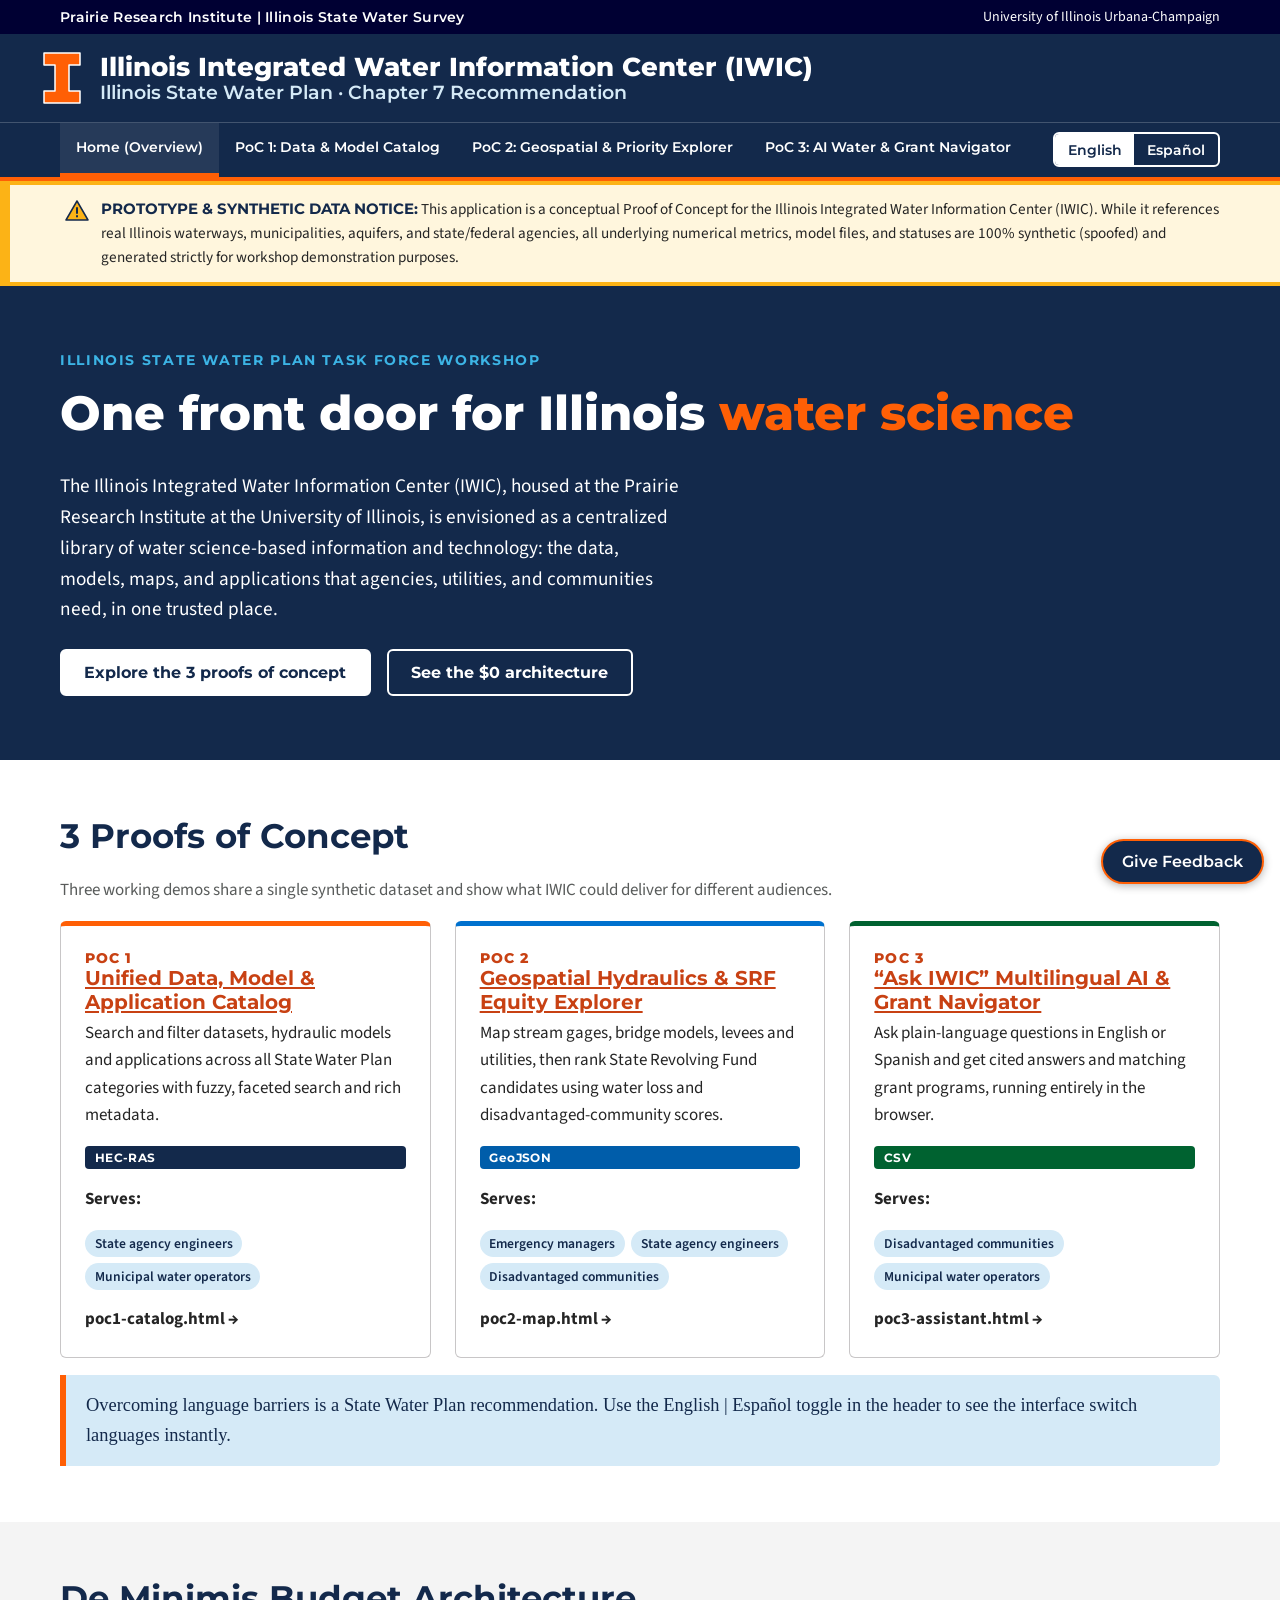
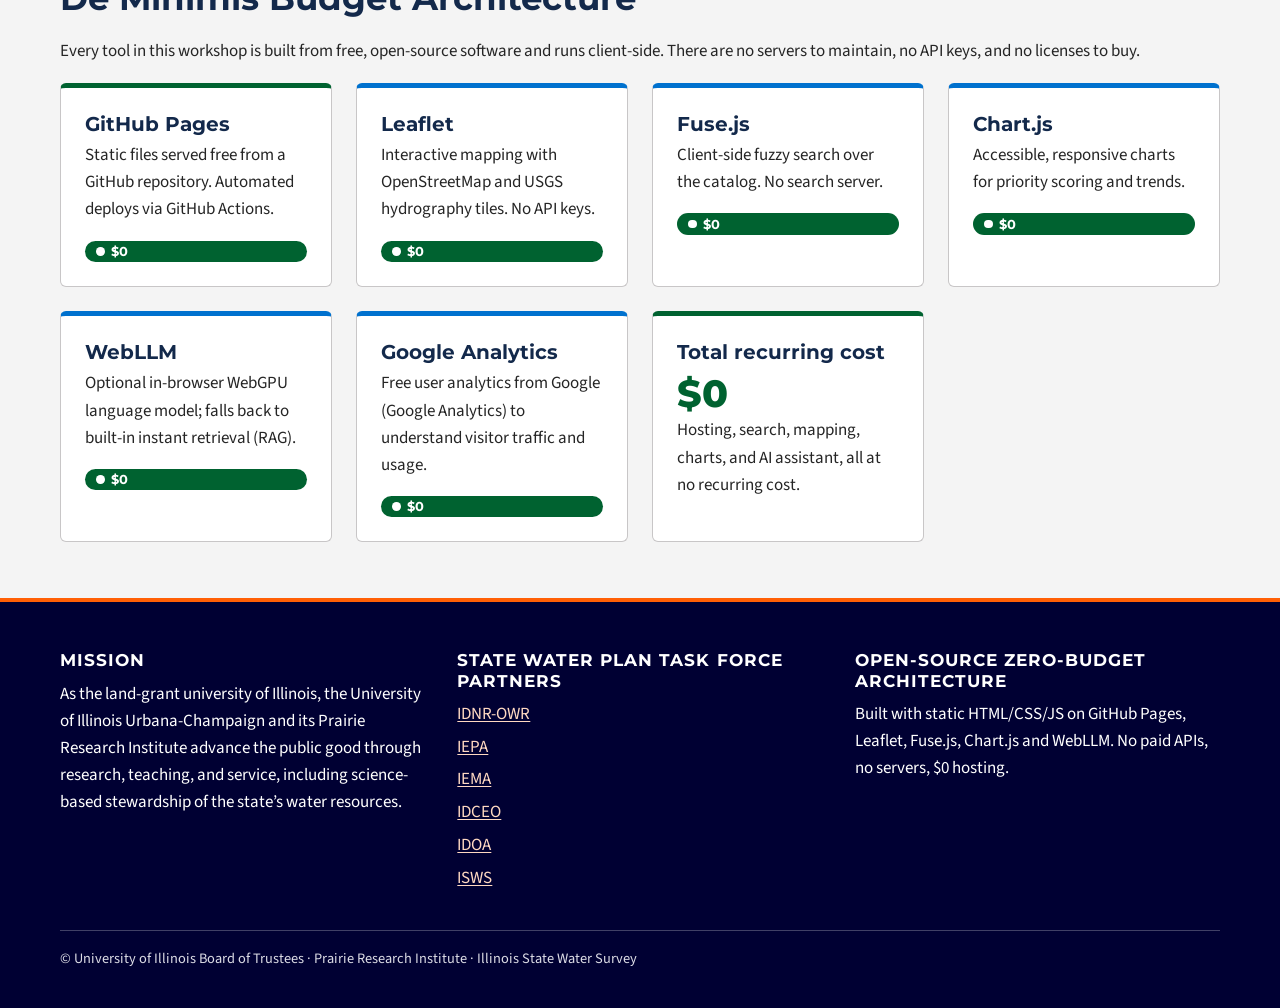
<file: index.html>
<!DOCTYPE html>
<html lang="en">
<head>
  <meta charset="utf-8">
  <meta name="viewport" content="width=device-width, initial-scale=1">
  <title>Illinois Integrated Water Information Center (IWIC) · Workshop Overview</title>
  <meta name="description" content="Prototype of the Illinois Integrated Water Information Center: three proofs of concept built on synthetic data with free, open-source tools.">
  <link rel="stylesheet" href="css/illinois-brand.css">
  <!-- Google tag (gtag.js) -->
  <script async src="https://www.googletagmanager.com/gtag/js?id=G-LGR8FW7HL0"></script>
  <script>
    window.dataLayer = window.dataLayer || [];
    function gtag(){dataLayer.push(arguments);}
    gtag('js', new Date());

    gtag('config', 'G-LGR8FW7HL0');
  </script>
</head>
<body>
  <main>
    <section class="hero" aria-labelledby="hero-title">
      <div class="container">
        <p class="eyebrow" data-i18n="hero.eyebrow">Illinois State Water Plan Task Force Workshop</p>
        <h1 id="hero-title" data-i18n-html="hero.title">One front door for Illinois <span>water science</span></h1>
        <p data-i18n="hero.body">The Illinois Integrated Water Information Center (IWIC), housed at the Prairie Research Institute at the University of Illinois, is envisioned as a centralized library of water science-based information and technology.</p>
        <div class="hero-actions">
          <a class="btn btn--light" href="#pocs" data-i18n="hero.cta1">Explore the 3 proofs of concept</a>
          <a class="btn btn--outline" href="#budget" data-i18n="hero.cta2">See the $0 architecture</a>
        </div>
      </div>
    </section>

    <section class="section" id="pocs" aria-labelledby="poc-heading">
      <div class="container">
        <h2 id="poc-heading" data-i18n="poc.heading">3 Proofs of Concept</h2>
        <p class="muted" data-i18n="poc.intro">Three working demos share a single synthetic dataset.</p>
        <div class="grid grid--3">
          <article class="card card--link">
            <span class="card-num">PoC 1</span>
            <h3><a class="stretched" href="poc1-catalog.html" data-i18n="poc1.title">Unified Data, Model &amp; Application Catalog</a></h3>
            <p data-i18n="poc1.body">Search and filter datasets, models and applications.</p>
            <span class="badge badge--hec-ras">HEC-RAS</span>
            <p></p>
            <p><strong data-i18n="poc.serves">Serves:</strong></p>
            <ul class="persona-list">
              <li data-i18n="persona.engineers">State agency engineers</li>
              <li data-i18n="persona.operators">Municipal water operators</li>
            </ul>
            <span class="card-cta" aria-hidden="true">poc1-catalog.html →</span>
          </article>
          <article class="card card--link card--blue">
            <span class="card-num">PoC 2</span>
            <h3><a class="stretched" href="poc2-map.html" data-i18n="poc2.title">Geospatial Hydraulics &amp; SRF Equity Explorer</a></h3>
            <p data-i18n="poc2.body">Map gages, models, levees and utilities.</p>
            <span class="badge badge--geojson">GeoJSON</span>
            <p></p>
            <p><strong data-i18n="poc.serves">Serves:</strong></p>
            <ul class="persona-list">
              <li data-i18n="persona.emergency">Emergency managers</li>
              <li data-i18n="persona.engineers">State agency engineers</li>
              <li data-i18n="persona.communities">Disadvantaged communities</li>
            </ul>
            <span class="card-cta" aria-hidden="true">poc2-map.html →</span>
          </article>
          <article class="card card--link card--prairie">
            <span class="card-num">PoC 3</span>
            <h3><a class="stretched" href="poc3-assistant.html" data-i18n="poc3.title">“Ask IWIC” Multilingual AI &amp; Grant Navigator</a></h3>
            <p data-i18n="poc3.body">Ask plain-language questions in English or Spanish.</p>
            <span class="badge badge--csv">CSV</span>
            <p></p>
            <p><strong data-i18n="poc.serves">Serves:</strong></p>
            <ul class="persona-list">
              <li data-i18n="persona.communities">Disadvantaged communities</li>
              <li data-i18n="persona.operators">Municipal water operators</li>
            </ul>
            <span class="card-cta" aria-hidden="true">poc3-assistant.html →</span>
          </article>
        </div>
        <p></p>
        <div class="callout callout--editorial" data-i18n="lang.callout">Overcoming language barriers is a State Water Plan recommendation. Use the English | Español toggle to switch languages.</div>
      </div>
    </section>

    <section class="section section--alt" id="budget" aria-labelledby="budget-heading">
      <div class="container">
        <h2 id="budget-heading" data-i18n="budget.heading">De Minimis Budget Architecture</h2>
        <p data-i18n="budget.intro">Every tool is built from free, open-source software and runs client-side.</p>
        <div class="grid grid--4">
          <div class="card card--prairie"><h3>GitHub Pages</h3><p data-i18n="budget.hosting.body">Static files served free from a GitHub repository.</p><span class="pill pill--ok">$0</span></div>
          <div class="card card--blue"><h3>Leaflet</h3><p data-i18n="budget.leaflet">Interactive mapping with no API keys.</p><span class="pill pill--ok">$0</span></div>
          <div class="card card--blue"><h3>Fuse.js</h3><p data-i18n="budget.fuse">Client-side fuzzy search.</p><span class="pill pill--ok">$0</span></div>
          <div class="card card--blue"><h3>Chart.js</h3><p data-i18n="budget.chart">Accessible, responsive charts.</p><span class="pill pill--ok">$0</span></div>
          <div class="card card--blue"><h3>WebLLM</h3><p data-i18n="budget.webllm">Optional in-browser WebGPU language model.</p><span class="pill pill--ok">$0</span></div>
          <div class="card card--blue"><h3>Google Analytics</h3><p data-i18n="budget.analytics">Free user analytics from Google.</p><span class="pill pill--ok">$0</span></div>
          <div class="card card--prairie">
            <h3 data-i18n="budget.total">Total recurring cost</h3>
            <p class="cost-figure" data-i18n="cost.zero">$0</p>
            <p data-i18n="budget.total.body">All at no recurring cost.</p>
          </div>
        </div>
      </div>
    </section>
  </main>

  <script type="module">
    import { initIWICLayout } from './js/common-ui.js';
    initIWICLayout('home');
  </script>
</body>
</html>
</file>
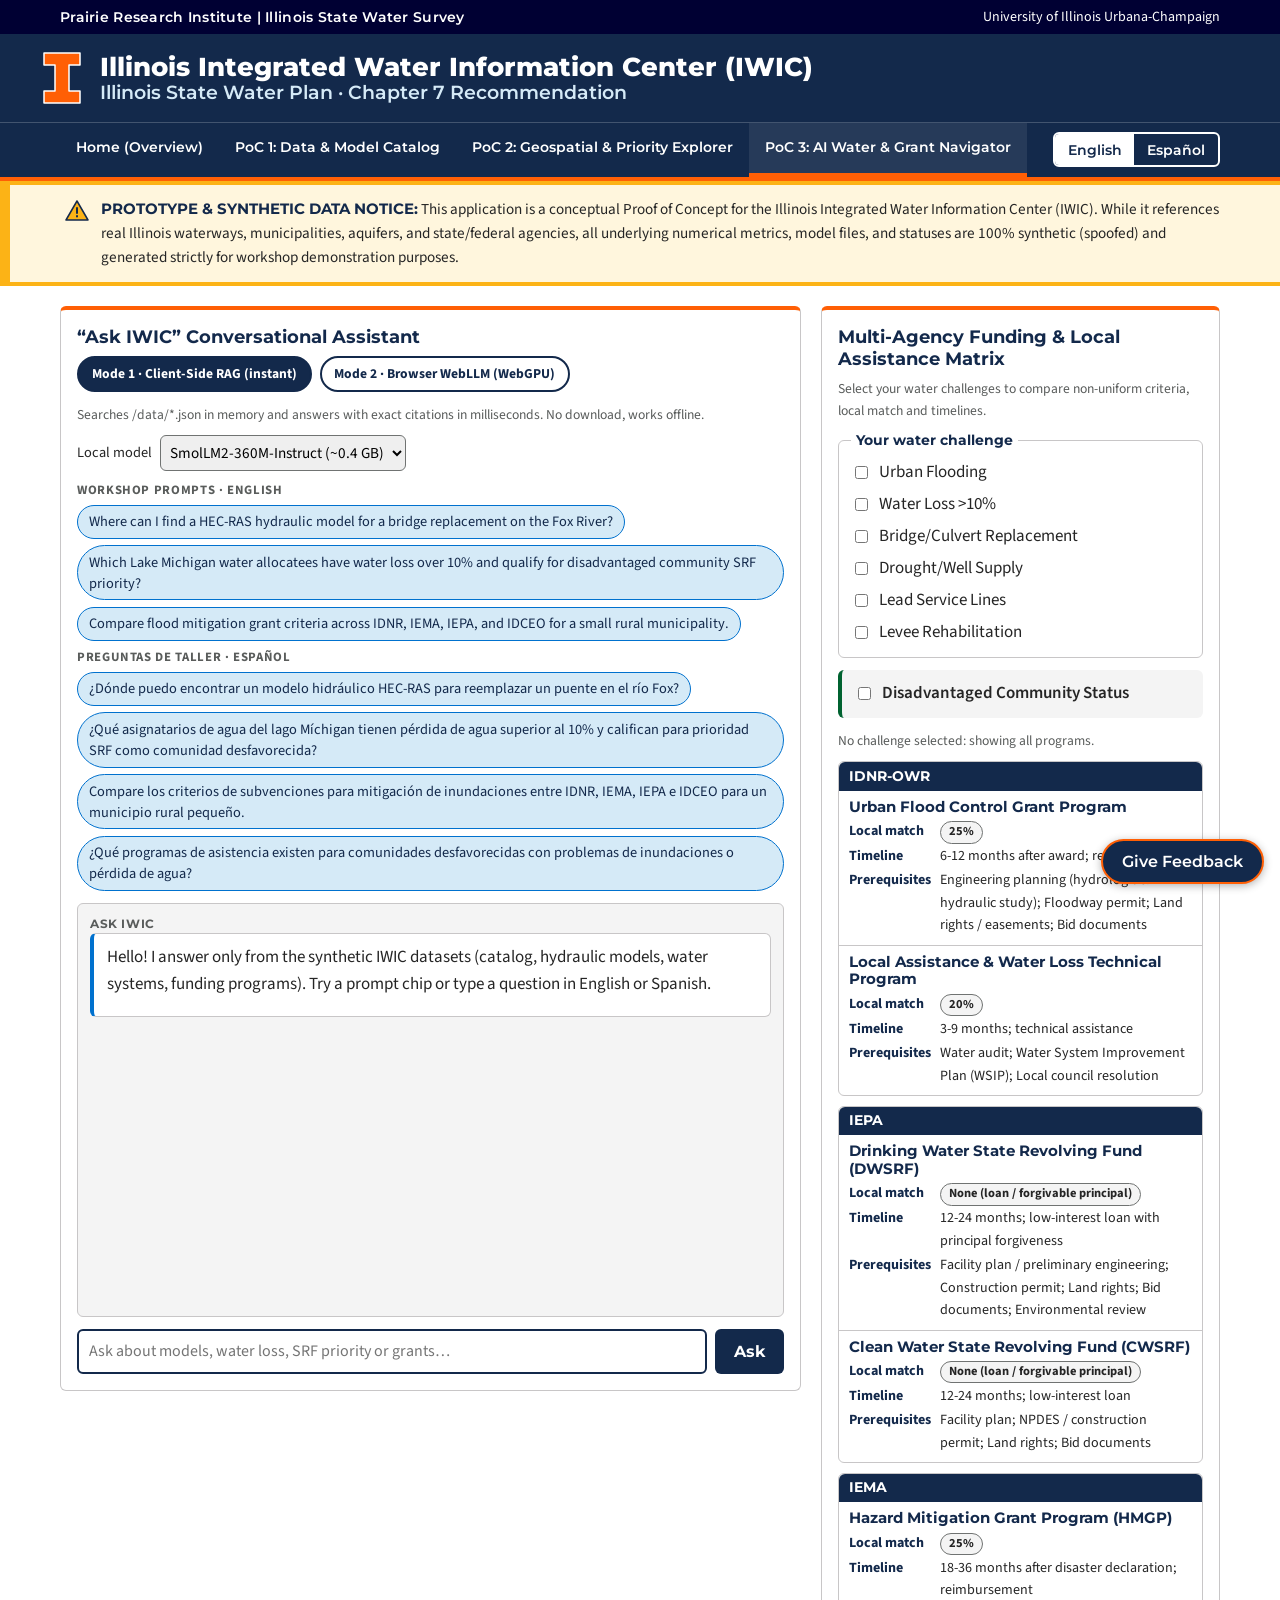
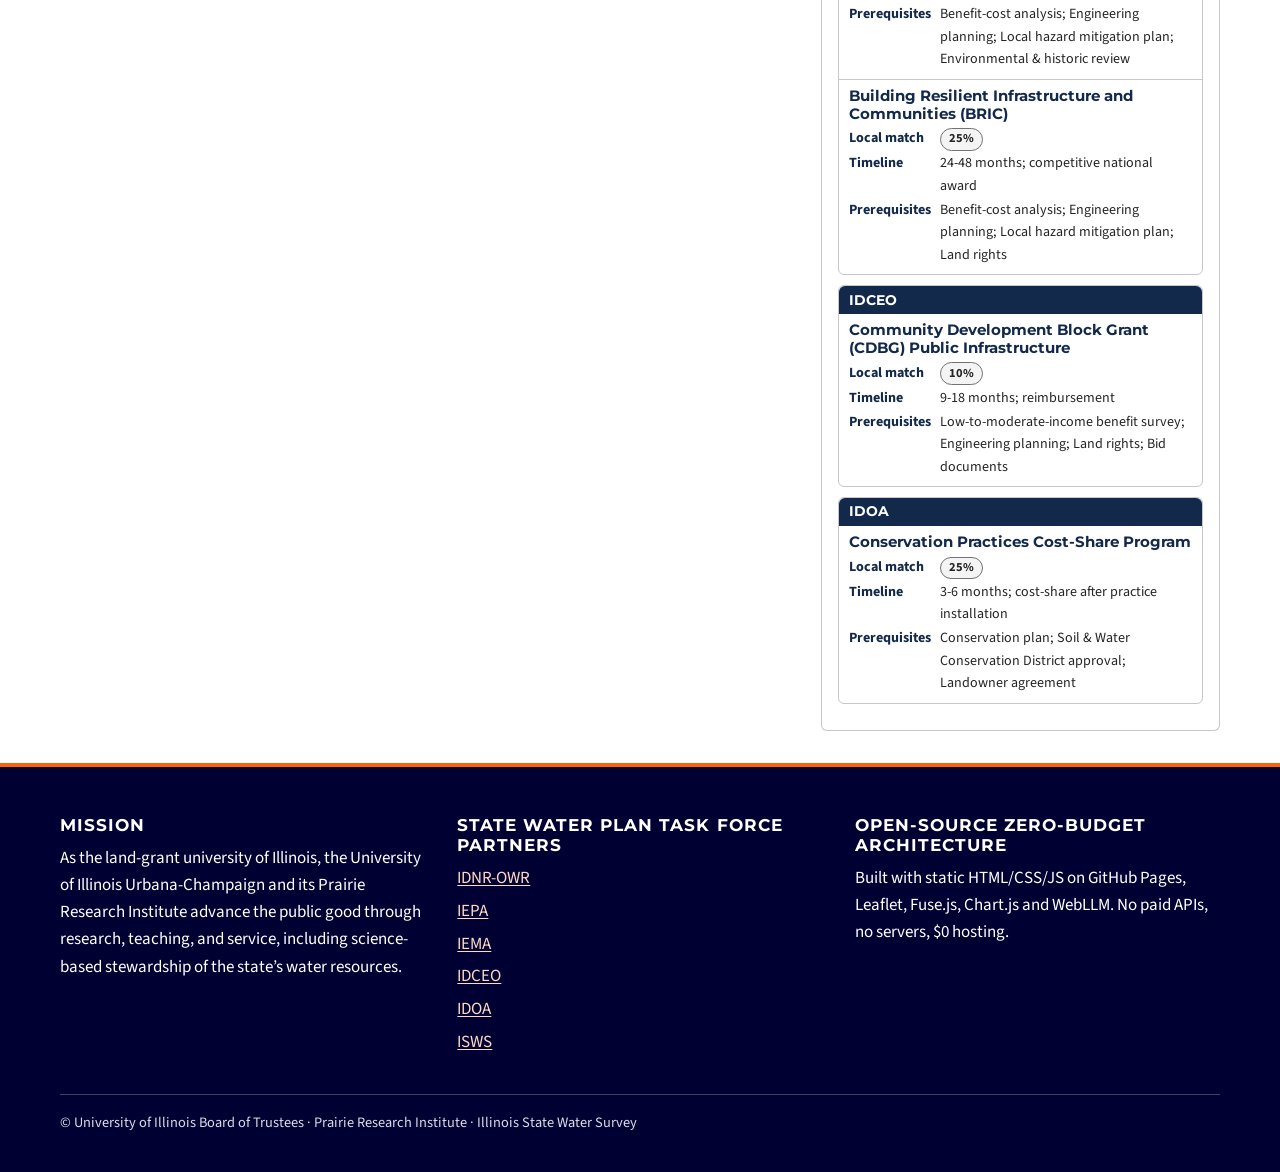
<file: poc3-assistant.html>
<!DOCTYPE html>
<html lang="en">
<head>
  <meta charset="utf-8">
  <meta name="viewport" content="width=device-width, initial-scale=1">
  <title>IWIC PoC 3 · AI Water &amp; Grant Navigator</title>
  <meta name="description" content="Ask IWIC: a bilingual, client-side RAG assistant and multi-agency funding matrix built on synthetic Illinois water data.">
  <link rel="stylesheet" href="css/illinois-brand.css">
  <style>
    .p3 { display: grid; grid-template-columns: 65fr 35fr; gap: 1.25rem; padding: 1.25rem 0 2rem; align-items: start; }
    .p3 > section { min-width: 0; }
    .pane { background: var(--il-white); border: 1px solid var(--il-storm-light); border-top: 4px solid var(--il-orange); border-radius: var(--radius); padding: 1rem; }
    .pane h2 { font-size: 1.15rem; margin-bottom: .5rem; }
    .pane h3 { font-size: .95rem; margin: .9rem 0 .35rem; }
    .modebar { display: flex; flex-wrap: wrap; gap: .5rem; align-items: center; margin-bottom: .75rem; }
    .mode-btn { font: 700 .85rem var(--font-body); padding: .4rem .8rem; border-radius: 999px; border: 2px solid var(--il-blue); background: var(--il-white); color: var(--il-blue); cursor: pointer; }
    .mode-btn[aria-pressed="true"] { background: var(--il-blue); color: var(--il-white); }
    .mode-btn:disabled { opacity: .55; cursor: not-allowed; }
    .mode-note { font-size: .85rem; color: #595c5b; margin: 0 0 .6rem; }
    .llm-opts { display: flex; flex-wrap: wrap; gap: .5rem; align-items: center; margin-bottom: .6rem; font-size: .9rem; }
    .llm-opts select { font: 400 .95rem var(--font-body); padding: .3rem; border: 1px solid var(--il-storm); border-radius: var(--radius); }
    progress { width: 100%; height: 14px; accent-color: var(--il-industrial); }
    .chip-group { margin: .4rem 0; }
    .chip-group p { margin: 0 0 .25rem; font-size: .8rem; font-weight: 700; color: #595c5b; text-transform: uppercase; letter-spacing: .05em; }
    .chips { display: flex; flex-wrap: wrap; gap: .4rem; }
    .pchip { font: 400 .9rem var(--font-body); text-align: left; padding: .35rem .7rem; border: 1px solid var(--il-industrial); background: var(--il-industrial-bg); color: var(--il-blue); border-radius: 999px; cursor: pointer; }
    .pchip:hover, .pchip:focus-visible { background: var(--il-industrial); color: var(--il-white); }
    .chat { height: 46vh; min-height: 300px; overflow-y: auto; background: var(--il-storm-bg); border: 1px solid var(--il-storm-light); border-radius: var(--radius); padding: .75rem; margin: .75rem 0; }
    .msg { margin: 0 0 .9rem; max-width: 100%; }
    .msg .who { font: 700 .75rem var(--font-head); color: #595c5b; text-transform: uppercase; letter-spacing: .05em; margin-bottom: .15rem; }
    .msg.user .bubble { background: var(--il-blue); color: var(--il-white); margin-left: 15%; }
    .msg.bot .bubble { background: var(--il-white); border: 1px solid var(--il-storm-light); border-left: 4px solid var(--il-industrial); }
    .bubble { padding: .6rem .8rem; border-radius: var(--radius); overflow-wrap: anywhere; }
    .bubble p { margin: 0 0 .5rem; }
    .bubble ul { margin: .2rem 0 .5rem 1.1rem; padding: 0; }
    .meta { font-size: .8rem; color: #595c5b; margin-top: .3rem; }
    .cites { display: grid; grid-template-columns: repeat(auto-fill, minmax(210px, 1fr)); gap: .5rem; margin-top: .5rem; }
    .cite { background: var(--il-white); border: 1px solid var(--il-storm-light); border-left: 4px solid var(--il-industrial); border-radius: var(--radius); padding: .5rem .6rem; font-size: .88rem; }
    .cite[data-kind="model"] { border-left-color: var(--il-prairie); }
    .cite[data-kind="system"] { border-left-color: var(--il-berry); }
    .cite[data-kind="funding"] { border-left-color: var(--il-orange); }
    .cite .k { font: 700 .7rem var(--font-head); text-transform: uppercase; letter-spacing: .05em; color: #595c5b; }
    .cite strong { display: block; color: var(--il-blue); margin: .1rem 0 .2rem; }
    .cite .links { display: flex; flex-wrap: wrap; gap: .6rem; margin-top: .3rem; }
    .cite a, .cite button.lnk { color: var(--il-altgeld); font: 600 .85rem var(--font-body); background: none; border: 0; padding: 0; text-decoration: underline; cursor: pointer; }
    .ask { display: flex; gap: .5rem; }
    .ask input { flex: 1; font: 400 1rem var(--font-body); padding: .6rem; border: 2px solid var(--il-blue); border-radius: var(--radius); min-width: 0; }
    .ask button { font: 700 1rem var(--font-head); background: var(--il-blue); color: var(--il-white); border: 0; border-radius: var(--radius); padding: 0 1.2rem; cursor: pointer; }
    .ask button:hover { background: var(--il-blue-darker); }
    fieldset { border: 1px solid var(--il-storm-light); border-radius: var(--radius); margin: 0 0 .75rem; padding: .5rem .75rem; }
    legend { font: 700 .9rem var(--font-head); color: var(--il-blue); padding: 0 .3rem; }
    fieldset label, .dac label { display: flex; gap: .5rem; align-items: center; padding: .15rem 0; cursor: pointer; }
    .dac { background: var(--il-storm-bg); border-left: 4px solid var(--il-prairie); padding: .5rem .75rem; border-radius: var(--radius); margin-bottom: .75rem; font-weight: 600; }
    .agency { border: 1px solid var(--il-storm-light); border-radius: var(--radius); margin-bottom: .6rem; }
    .agency > h3 { margin: 0; padding: .35rem .6rem; background: var(--il-blue); color: var(--il-white); font-size: .9rem; border-radius: var(--radius) var(--radius) 0 0; }
    .agency .none { margin: 0; padding: .5rem .6rem; font-size: .88rem; color: #595c5b; }
    .prog { padding: .5rem .6rem; border-top: 1px solid var(--il-storm-light); font-size: .88rem; }
    .prog:first-of-type { border-top: 0; }
    .prog h4 { margin: 0 0 .25rem; font-size: .92rem; }
    .prog dl { display: grid; grid-template-columns: max-content 1fr; gap: .1rem .6rem; margin: 0; }
    .prog dt { font-weight: 700; color: var(--il-blue); }
    .prog dd { margin: 0; }
    .tag { display: inline-block; padding: .02rem .5rem; border-radius: 999px; font-weight: 700; font-size: .78rem; }
    .tag--ok { background: var(--il-prairie); color: var(--il-white); }
    .tag--warn { background: var(--il-harvest); color: var(--il-blue); }
    .tag--neutral { background: var(--il-storm-bg); border: 1px solid var(--il-storm); color: var(--il-storm-dark); }
    .prog.hl { outline: 3px solid var(--il-orange); }
    .sr-live { position: absolute; left: -9999px; }
    @media (max-width: 900px) { .p3 { grid-template-columns: 1fr; } .msg.user .bubble { margin-left: 0; } }
    @media (prefers-reduced-motion: reduce) { * { scroll-behavior: auto !important; transition: none !important; } }
  </style>
  <!-- Google tag (gtag.js) -->
  <script async src="https://www.googletagmanager.com/gtag/js?id=G-LGR8FW7HL0"></script>
  <script>
    window.dataLayer = window.dataLayer || [];
    function gtag(){dataLayer.push(arguments);}
    gtag('js', new Date());

    gtag('config', 'G-LGR8FW7HL0');
  </script>
</head>
<body>
  <main>
    <div class="container">
      <div class="p3">
        <section aria-labelledby="ask-h">
          <div class="pane">
            <h2 id="ask-h" data-i18n="p3.ask.title">“Ask IWIC” Conversational Assistant</h2>

            <div class="modebar" role="group" data-i18n-aria="p3.mode.label" aria-label="Assistant mode">
              <button type="button" class="mode-btn" id="mode-rag" aria-pressed="true" data-i18n="p3.mode.rag">Mode 1 · Client-Side RAG (instant)</button>
              <button type="button" class="mode-btn" id="mode-llm" aria-pressed="false" data-i18n="p3.mode.llm">Mode 2 · Browser WebLLM (WebGPU)</button>
            </div>
            <p class="mode-note" id="mode-note"></p>
            <div class="llm-opts" id="llm-opts" hidden>
              <label for="llm-model" data-i18n="p3.llm.model">Local model</label>
              <select id="llm-model">
                <option value="SmolLM2-360M-Instruct-q4f16_1-MLC">SmolLM2-360M-Instruct (~0.4 GB)</option>
                <option value="Llama-3.2-1B-Instruct-q4f16_1-MLC">Llama-3.2-1B-Instruct (~0.9 GB)</option>
              </select>
              <progress id="llm-progress" max="1" value="0" hidden aria-label="Model download progress"></progress>
              <span id="llm-status" role="status"></span>
            </div>

            <div class="chip-group"><p data-i18n="p3.chips.en">Workshop prompts · English</p><div class="chips" id="chips-en"></div></div>
            <div class="chip-group"><p data-i18n="p3.chips.es">Preguntas de taller · Español</p><div class="chips" id="chips-es" lang="es"></div></div>

            <div class="chat" id="chat" role="log" aria-live="polite" aria-label="Conversation" tabindex="0"></div>

            <form class="ask" id="ask-form">
              <label for="q" class="sr-live" data-i18n="p3.input.label">Your question</label>
              <input type="text" id="q" autocomplete="off">
              <button type="submit" data-i18n="p3.send">Ask</button>
            </form>
          </div>
        </section>

        <section aria-labelledby="matrix-h">
          <div class="pane">
            <h2 id="matrix-h" data-i18n="p3.matrix.title">Multi-Agency Funding &amp; Local Assistance Matrix</h2>
            <p class="mode-note" data-i18n="p3.matrix.desc">Select your water challenges to compare non-uniform criteria, local match and timelines.</p>
            <fieldset id="challenges"><legend data-i18n="p3.matrix.challenges">Your water challenge</legend></fieldset>
            <div class="dac"><label><input type="checkbox" id="dac"> <span data-i18n="p3.matrix.dac">Disadvantaged Community Status</span></label></div>
            <p id="matrix-summary" class="mode-note" role="status"></p>
            <div id="matrix"></div>
          </div>
        </section>
      </div>
    </div>
  </main>

  <script type="module" src="js/poc3-assistant.js"></script>
</body>
</html>
</file>
<file: css/illinois-brand.css>
@import url("https://fonts.googleapis.com/css2?family=Montserrat:wght@600;700;800&family=Source+Sans+3:wght@400;600;700&display=swap");

:root {
  --il-orange: #FF5F05;          /* large headings on dark, borders, accents only */
  --il-blue: #13294B;
  --il-blue-darker: #000033;
  --il-altgeld: #C84113;         /* accessible orange for links/small text on light */
  --il-industrial: #0071CE;
  --il-industrial-light: #3CB4E5;
  --il-industrial-bg: #D5EAF7;
  --il-prairie: #006230;
  --il-harvest: #FCB316;
  --il-berry: #5C0E41;
  --il-storm-dark: #252525;
  --il-storm: #707372;
  --il-storm-light: #C8C6C7;
  --il-storm-bg: #F4F4F4;
  --il-white: #FFFFFF;
  --font-head: 'Montserrat', sans-serif;
  --font-body: 'Source Sans 3', 'Source Sans Pro', sans-serif;
  --font-editorial: 'Georgia', serif;
  --radius: 6px;
  --maxw: 1200px;
}

*, *::before, *::after { box-sizing: border-box; }
html { scroll-behavior: smooth; }
body {
  margin: 0;
  font-family: var(--font-body);
  font-size: 1.0625rem;
  line-height: 1.6;
  color: var(--il-storm-dark);
  background: var(--il-white);
}
h1, h2, h3, h4 { font-family: var(--font-head); color: var(--il-blue); line-height: 1.2; margin: 0 0 .6em; }
h1 { font-weight: 800; font-size: clamp(2rem, 4vw, 3rem); }
h2 { font-weight: 700; font-size: clamp(1.5rem, 3vw, 2.1rem); }
h3 { font-weight: 700; font-size: 1.25rem; }
p { margin: 0 0 1em; }
a { color: var(--il-altgeld); text-underline-offset: 2px; }
a:hover { color: var(--il-blue); }
:focus-visible { outline: 3px solid var(--il-industrial); outline-offset: 2px; }
.container { max-width: var(--maxw); margin: 0 auto; padding: 0 1.25rem; }
.section { padding: 3.5rem 0; }
.section--alt { background: var(--il-storm-bg); }
.muted { color: #595c5b; } /* darker than --il-storm for AA on #F4F4F4 */
.editorial { font-family: var(--font-editorial); font-style: italic; }

.skip-link {
  position: absolute; left: -999px; top: 0; z-index: 1000;
  background: var(--il-white); color: var(--il-blue); padding: .6rem 1rem; font-weight: 700;
}
.skip-link:focus { left: 0; }

/* ---------- Institutional header ---------- */
.parent-bar {
  background: var(--il-blue-darker); color: var(--il-white);
  font-size: .875rem; padding: .35rem 0;
}
.parent-bar .container { display: flex; justify-content: space-between; flex-wrap: wrap; gap: .5rem; }
.parent-bar strong { font-family: var(--font-head); font-weight: 600; letter-spacing: .02em; }
.site-header { background: var(--il-blue); color: var(--il-white); border-bottom: 4px solid var(--il-orange); }
.identity { display: flex; align-items: center; gap: 1rem; padding: 1rem 0; }
.identity a { display: flex; align-items: center; gap: 1rem; color: var(--il-white); text-decoration: none; }
.block-i { width: 44px; height: 56px; flex: none; }
.site-title { font-family: var(--font-head); font-weight: 800; font-size: clamp(1.05rem, 2.4vw, 1.6rem); line-height: 1.15; }
.site-title small { display: block; font-weight: 600; font-size: .75em; color: var(--il-industrial-bg); }

.main-nav { background: var(--il-blue); border-top: 1px solid rgba(255,255,255,.2); }
.main-nav .container { display: flex; flex-wrap: wrap; align-items: center; justify-content: space-between; gap: .5rem; }
.main-nav ul { list-style: none; display: flex; flex-wrap: wrap; margin: 0; padding: 0; }
.main-nav a {
  display: block; padding: .85rem 1rem; color: var(--il-white);
  font-family: var(--font-head); font-weight: 600; font-size: .9rem; text-decoration: none;
  border-bottom: 4px solid transparent;
}
.main-nav a:hover { background: rgba(255,255,255,.1); color: var(--il-white); }
.main-nav a[aria-current="page"] { border-bottom-color: var(--il-orange); background: rgba(255,255,255,.08); }
.main-nav :focus-visible, .lang-toggle :focus-visible { outline-color: var(--il-white); }

.lang-toggle { display: inline-flex; border: 2px solid var(--il-white); border-radius: var(--radius); overflow: hidden; }
.lang-toggle button {
  font: 600 .875rem var(--font-head); padding: .4rem .8rem; cursor: pointer;
  background: transparent; color: var(--il-white); border: 0;
}
.lang-toggle button[aria-pressed="true"] { background: var(--il-white); color: var(--il-blue); }
.lang-toggle button:not([aria-pressed="true"]):hover { background: rgba(255,255,255,.15); }

/* ---------- Synthetic data banner ---------- */
.synthetic-banner {
  background: #FFF6DD; color: var(--il-storm-dark);
  border-top: 4px solid var(--il-harvest); border-bottom: 4px solid var(--il-harvest);
  border-left: 10px solid var(--il-harvest);
  padding: .75rem 0; font-size: .95rem;
}
.synthetic-banner .container { display: flex; gap: .75rem; align-items: flex-start; }
.synthetic-banner svg { flex: none; margin-top: 2px; }
.synthetic-banner p { margin: 0; }
.synthetic-banner strong { color: var(--il-blue); font-family: var(--font-head); font-weight: 700; }

/* ---------- Hero ---------- */
.hero { background: var(--il-blue); color: var(--il-white); padding: 4rem 0; position: relative; overflow: hidden; }
.hero h1 { color: var(--il-white); }
.hero h1 span { color: var(--il-orange); } /* large text on dark: AA OK */
.hero p { font-size: 1.2rem; max-width: 62ch; }
.hero .eyebrow {
  font-family: var(--font-head); font-weight: 700; letter-spacing: .12em; text-transform: uppercase;
  font-size: .85rem; color: var(--il-industrial-light);
}
.hero-actions { display: flex; flex-wrap: wrap; gap: 1rem; margin-top: 1.5rem; }

/* ---------- Buttons ---------- */
.btn {
  display: inline-block; font: 700 1rem var(--font-head); padding: .75rem 1.4rem; border-radius: var(--radius);
  text-decoration: none; cursor: pointer; border: 2px solid var(--il-blue); background: var(--il-blue); color: var(--il-white);
}
.btn:hover { background: var(--il-blue-darker); color: var(--il-white); }
.btn--light { background: var(--il-white); color: var(--il-blue); border-color: var(--il-white); }
.btn--light:hover { background: var(--il-industrial-bg); color: var(--il-blue); }
.btn--outline { background: transparent; color: var(--il-white); border-color: var(--il-white); }
.btn--outline:hover { background: rgba(255,255,255,.15); color: var(--il-white); }
.btn--secondary { background: var(--il-white); color: var(--il-blue); }
.btn--secondary:hover { background: var(--il-industrial-bg); color: var(--il-blue); }

/* ---------- Grid & cards ---------- */
.grid { display: grid; gap: 1.5rem; }
.grid--3 { grid-template-columns: repeat(auto-fit, minmax(280px, 1fr)); }
.grid--4 { grid-template-columns: repeat(auto-fit, minmax(220px, 1fr)); }
.card {
  background: var(--il-white); border: 1px solid var(--il-storm-light); border-top: 5px solid var(--il-orange);
  border-radius: var(--radius); padding: 1.5rem; display: flex; flex-direction: column;
  transition: box-shadow .15s, transform .15s;
}
.card--link:hover, .card--link:focus-within { box-shadow: 0 6px 18px rgba(19,41,75,.18); transform: translateY(-2px); }
.card--blue { border-top-color: var(--il-industrial); }
.card--prairie { border-top-color: var(--il-prairie); }
.card h3 { margin-bottom: .4rem; }
.card .card-num { font: 800 .85rem var(--font-head); color: var(--il-altgeld); letter-spacing: .08em; text-transform: uppercase; }
.card .card-cta { margin-top: auto; font-weight: 700; }
.card--link a.stretched::after { content: ""; position: absolute; inset: 0; }
.card--link { position: relative; }

.persona-list { list-style: none; padding: 0; margin: 0 0 1rem; display: flex; flex-wrap: wrap; gap: .4rem; }
.persona-list li {
  background: var(--il-industrial-bg); color: var(--il-blue); font-size: .85rem; font-weight: 600;
  padding: .15rem .6rem; border-radius: 999px;
}

.callout {
  background: var(--il-industrial-bg); border-left: 6px solid var(--il-industrial); color: var(--il-blue);
  padding: 1rem 1.25rem; border-radius: 0 var(--radius) var(--radius) 0;
}
.callout--editorial { font-family: var(--font-editorial); font-size: 1.15rem; border-left-color: var(--il-orange); }

.cost-figure { font: 800 2.4rem var(--font-head); color: var(--il-prairie); margin: 0; }

/* ---------- Format badges ---------- */
.badge {
  display: inline-block; font: 700 .75rem var(--font-head); letter-spacing: .03em;
  padding: .2rem .55rem; border-radius: 4px; border: 1px solid transparent; white-space: nowrap;
}
.badge--hec-ras { background: var(--il-blue); color: var(--il-white); }
.badge--geojson { background: #005DAA; color: var(--il-white); }
.badge--csv { background: var(--il-prairie); color: var(--il-white); }
.badge--xlsx { background: #0B4F2A; color: var(--il-white); }
.badge--safr { background: var(--il-berry); color: var(--il-white); }
.badge--gis-metadata { background: var(--il-white); color: var(--il-blue); border-color: var(--il-blue); }

/* ---------- Status pills ---------- */
.pill {
  display: inline-flex; align-items: center; gap: .35rem; font: 700 .8rem var(--font-head);
  padding: .2rem .7rem; border-radius: 999px;
}
.pill::before { content: ""; width: .55rem; height: .55rem; border-radius: 50%; background: currentColor; }
.pill--ok { background: var(--il-prairie); color: var(--il-white); }
.pill--watch { background: var(--il-harvest); color: var(--il-blue-darker); }
.pill--alert { background: var(--il-altgeld); color: var(--il-white); }
.pill--info { background: var(--il-industrial-bg); color: var(--il-blue); }
.pill--pfas { background: var(--il-berry); color: var(--il-white); }

/* ---------- Tables ---------- */
.table-wrap { overflow-x: auto; border: 1px solid var(--il-storm-light); border-radius: var(--radius); }
table { width: 100%; border-collapse: collapse; font-size: .95rem; background: var(--il-white); }
caption { text-align: left; padding: .75rem 1rem; font: 700 1rem var(--font-head); color: var(--il-blue); }
th, td { padding: .7rem 1rem; text-align: left; border-bottom: 1px solid var(--il-storm-light); vertical-align: top; }
thead th { background: var(--il-blue); color: var(--il-white); font-family: var(--font-head); font-weight: 600; }
tbody tr:nth-child(even) { background: var(--il-storm-bg); }
tbody tr:hover { background: var(--il-industrial-bg); }

/* ---------- Footer ---------- */
.site-footer { background: var(--il-blue-darker); color: var(--il-white); padding: 3rem 0 1.5rem; border-top: 4px solid var(--il-orange); }
.site-footer h2 { color: var(--il-white); font-size: 1.05rem; text-transform: uppercase; letter-spacing: .06em; }
.site-footer a { color: #FFD9C2; }
.site-footer a:hover { color: var(--il-white); }
.site-footer ul { list-style: none; padding: 0; margin: 0; }
.site-footer li { margin-bottom: .35rem; }
.footer-grid { display: grid; gap: 2rem; grid-template-columns: repeat(auto-fit, minmax(240px, 1fr)); }
.colophon { margin-top: 2rem; padding-top: 1rem; border-top: 1px solid rgba(255,255,255,.25); font-size: .9rem; color: #DCDCE6; }

.feedback-fab { position: fixed; right: 1rem; bottom: 1rem; z-index: 50; background: var(--il-blue); color: var(--il-white); border: 2px solid var(--il-orange); border-radius: 999px; padding: .7rem 1.2rem; font: 600 1rem 'Montserrat', sans-serif; cursor: pointer; box-shadow: 0 2px 8px rgba(0,0,0,.3); }
.feedback-fab:hover { background: var(--il-blue-darker); }
.feedback-fab:focus-visible, .feedback-close:focus-visible { outline: 3px solid var(--il-industrial); outline-offset: 2px; }
.feedback-section { background: var(--il-storm-bg); border-top: 4px solid var(--il-orange); padding: 2rem 0; }
.feedback-section[hidden] { display: none; }
.feedback-section h2 { color: var(--il-blue); }
.feedback-section a { color: var(--il-altgeld); }
.feedback-frame { width: 100%; height: 800px; border: 1px solid var(--il-storm-light); background: var(--il-white); }
.feedback-close { margin-top: 1rem; background: var(--il-blue); color: var(--il-white); border: 0; padding: .6rem 1rem; font: 600 1rem 'Source Sans 3', sans-serif; cursor: pointer; }

@media (max-width: 700px) {
  .main-nav ul { flex-direction: column; width: 100%; }
  .main-nav a { border-bottom: 0; border-left: 4px solid transparent; }
  .main-nav a[aria-current="page"] { border-left-color: var(--il-orange); }
}
@media (prefers-reduced-motion: reduce) {
  * { transition: none !important; scroll-behavior: auto !important; }
}
</file>
